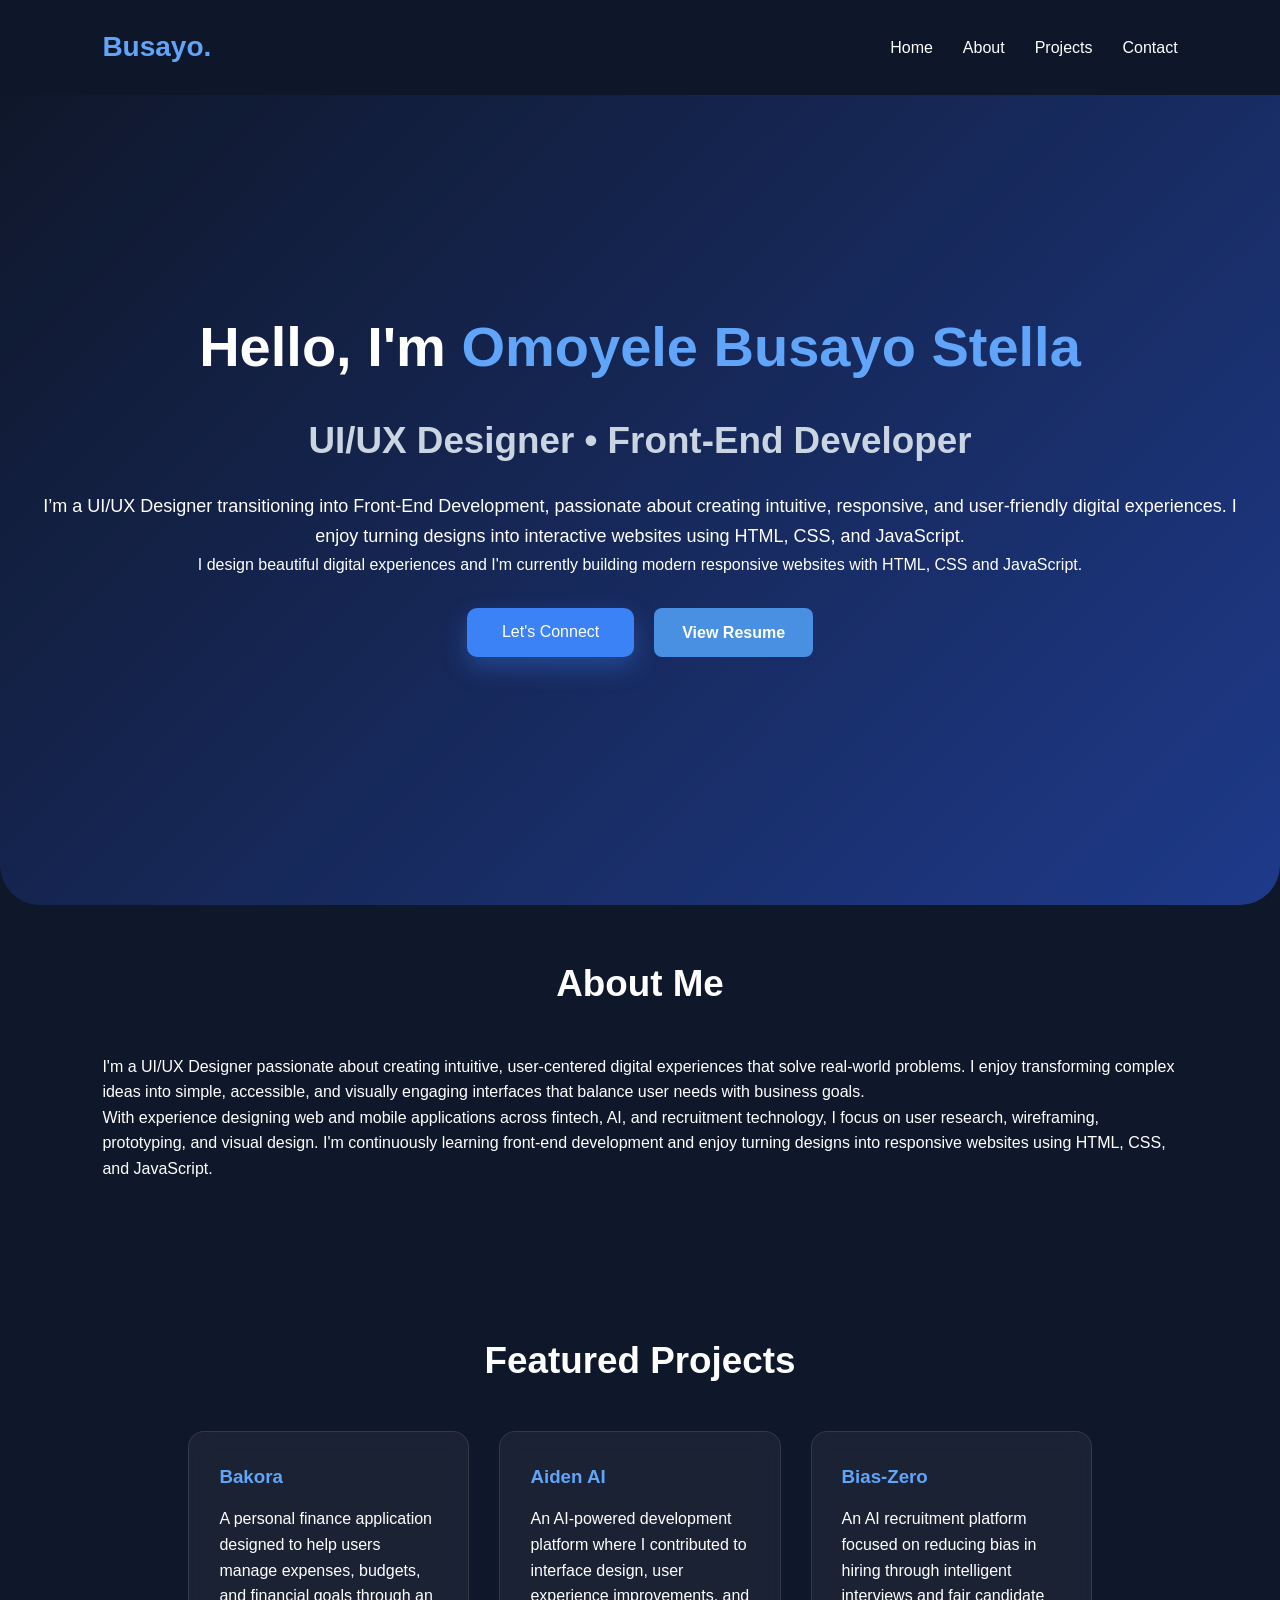
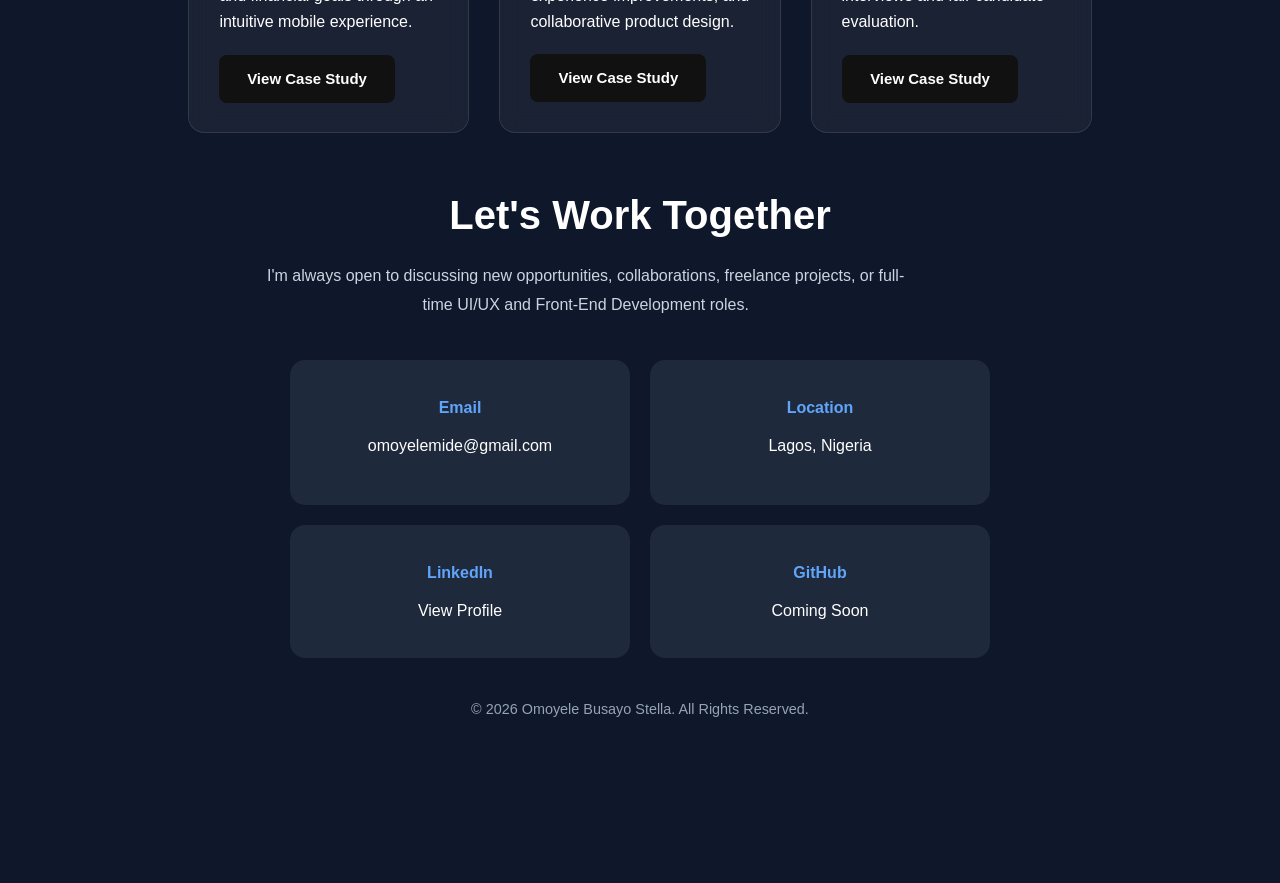
<file: index.html>
<!DOCTYPE html>
<html lang="en">

<head>
    <meta charset="UTF-8">
    <meta name="viewport" content="width=device-width, initial-scale=1.0">
    <title>Busayo Omoyele | Portfolio</title>

    <link rel="stylesheet" href="style.css">
</head>

<body>

<nav>

<div class="logo">
Busayo.
</div>

<ul>

<li><a href="#home">Home</a></li>
<li><a href="#about">About</a></li>
<li><a href="#projects">Projects</a></li>
<li><a href="#contact">Contact</a></li>

</ul>

</nav>

<section id="home" class="hero">

<h1>Hello, I'm <span>Omoyele Busayo Stella</span></h1>

<h2>UI/UX Designer • Front-End Developer</h2>

<p>
I’m a UI/UX Designer transitioning into Front-End Development, passionate about creating intuitive, responsive, and user-friendly digital experiences. I enjoy turning designs into interactive websites using HTML, CSS, and JavaScript.
</p>
I design beautiful digital experiences and I'm currently building
modern responsive websites with HTML, CSS and JavaScript.

<div class="hero-buttons">

<button id="contactBtn">
Let's Connect
</button>

<a href="resume.pdf" class="resume-btn" target="_blank">
    View Resume
</a>
</div>

</section>

<section id="about">

<h2>About Me</h2>

<p>
I'm a UI/UX Designer passionate about creating intuitive, user-centered digital experiences that solve real-world problems. I enjoy transforming complex ideas into simple, accessible, and visually engaging interfaces that balance user needs with business goals.
</p>

<p>
With experience designing web and mobile applications across fintech, AI, and recruitment technology, I focus on user research, wireframing, prototyping, and visual design. I'm continuously learning front-end development and enjoy turning designs into responsive websites using HTML, CSS, and JavaScript.
</p>

</section>

<section id="projects">

<section id="projects">

<h2>Featured Projects</h2>

<div class="projects">

    <div class="card">

        <h3>Bakora</h3>

        <p>
        A personal finance application designed to help users manage expenses, budgets, and financial goals through an intuitive mobile experience.
        </p>

        <a href="bakora.html" class="explore-btn">View Case Study</a>

    </div>


    <div class="card">

        <h3>Aiden AI</h3>

        <p>
        An AI-powered development platform where I contributed to interface design, user experience improvements, and collaborative product design.
        </p>

        <a href="aiden.html" class="explore-btn">View Case Study</a>

    </div>


    <div class="card">

        <h3>Bias-Zero</h3>

        <p>
        An AI recruitment platform focused on reducing bias in hiring through intelligent interviews and fair candidate evaluation.
        </p>

        <a href="bias-zero.html" class="explore-btn">View Case Study</a>

    </div>

</div>

<script src="script.js"></script>

</body>

</html>
<footer id="contact">
    <h2>Let's Work Together</h2>

    <p class="footer-text">
        I'm always open to discussing new opportunities, collaborations,
        freelance projects, or full-time UI/UX and Front-End Development roles.
    </p>

    <div class="contact-grid">

        <div class="contact-card">
            <h4>Email</h4>
            <a href="mailto:omoyelemide@gmail.com">
                omoyelemide@gmail.com
            </a>
        </div>

        <div class="contact-card">
            <h4>Location</h4>
            <p>Lagos, Nigeria</p>
        </div>

        <div class="contact-card">
            <h4>LinkedIn</h4>
            <a href="https://www.linkedin.com/in/busayo-omoyele-4a9900256" target="_blank">
                View Profile
            </a>
        </div>

        <div class="contact-card">
            <h4>GitHub</h4>
            <a href="#">Coming Soon</a>
        </div>

    </div>

    <p class="copyright">
        © 2026 Omoyele Busayo Stella. All Rights Reserved.
    </p>
</footer>
</file>
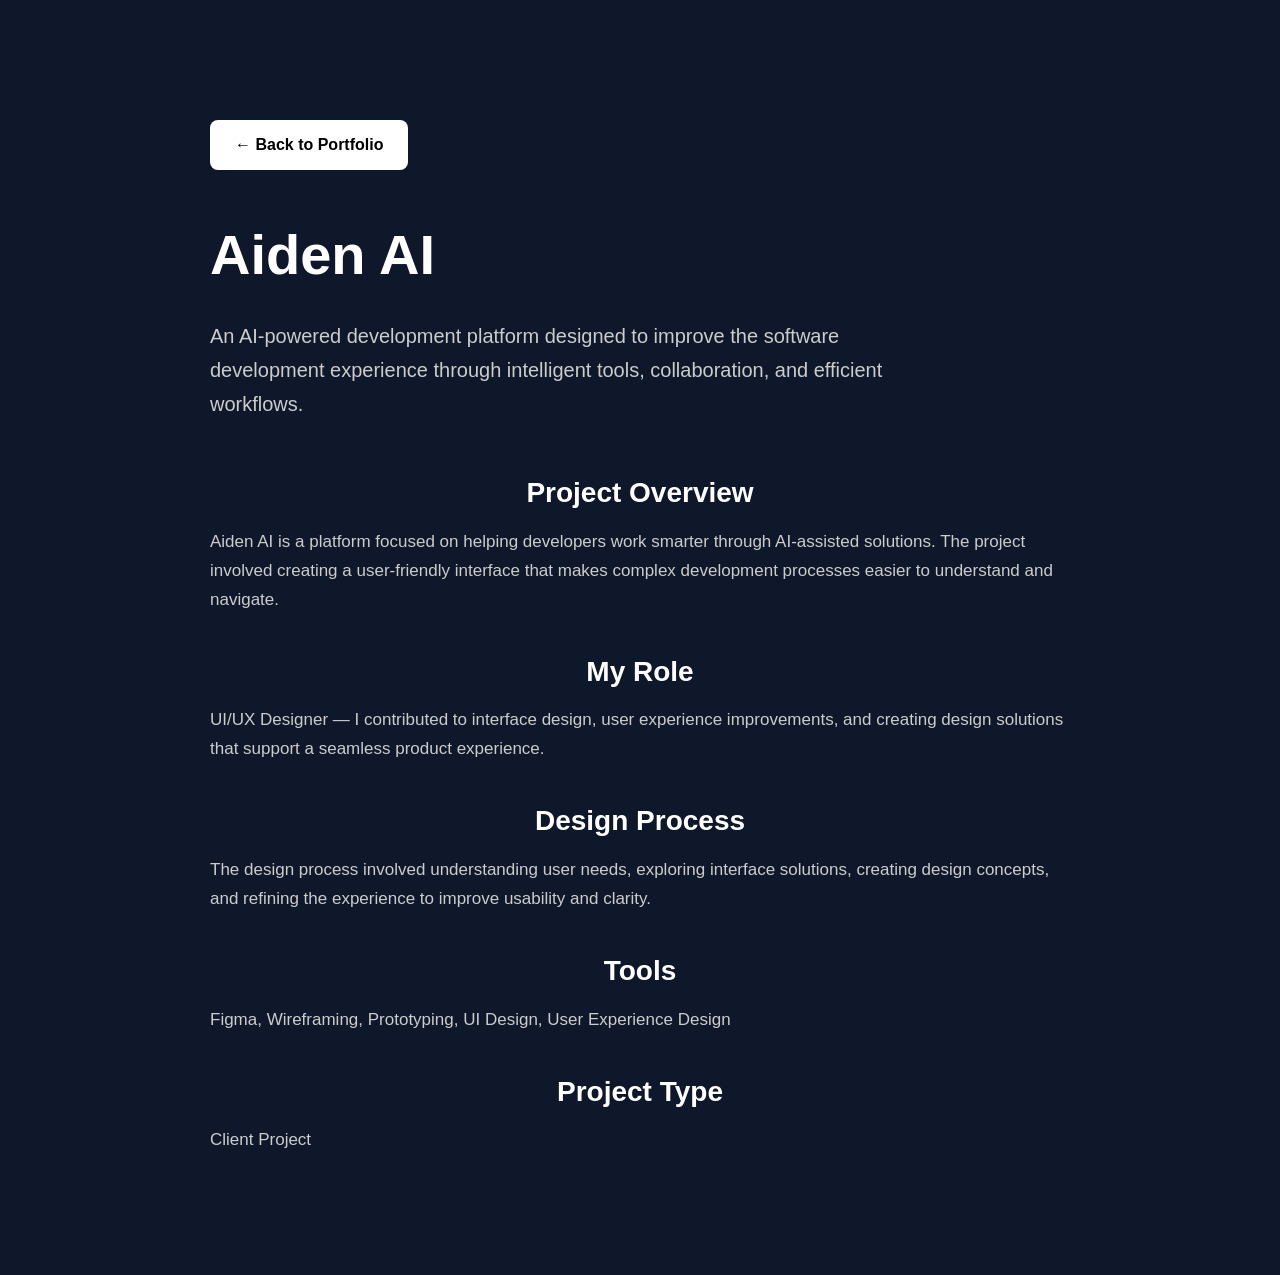
<file: aiden.html>
<!DOCTYPE html>
<html lang="en">

<head>
    <meta charset="UTF-8">
    <meta name="viewport" content="width=device-width, initial-scale=1.0">

    <title>Aiden AI Case Study</title>

    <link rel="stylesheet" href="style.css">
</head>

<body>

<section class="case-study">
<a href="index.html" class="back-btn">← Back to Portfolio</a>

<h1>Aiden AI</h1>

<p>
    An AI-powered development platform designed to improve the software
    development experience through intelligent tools, collaboration, and
    efficient workflows.
</p>


<div class="project-info">

    <h2>Project Overview</h2>

    <p>
        Aiden AI is a platform focused on helping developers work smarter
        through AI-assisted solutions. The project involved creating a
        user-friendly interface that makes complex development processes
        easier to understand and navigate.
    </p>


    <h2>My Role</h2>

    <p>
        UI/UX Designer — I contributed to interface design, user experience
        improvements, and creating design solutions that support a seamless
        product experience.
    </p>


    <h2>Design Process</h2>

    <p>
        The design process involved understanding user needs, exploring
        interface solutions, creating design concepts, and refining the
        experience to improve usability and clarity.
    </p>


    <h2>Tools</h2>

    <p>
        Figma, Wireframing, Prototyping, UI Design, User Experience Design
    </p>


    <h2>Project Type</h2>

    <p>
        Client Project
    </p>

</div>
</file>
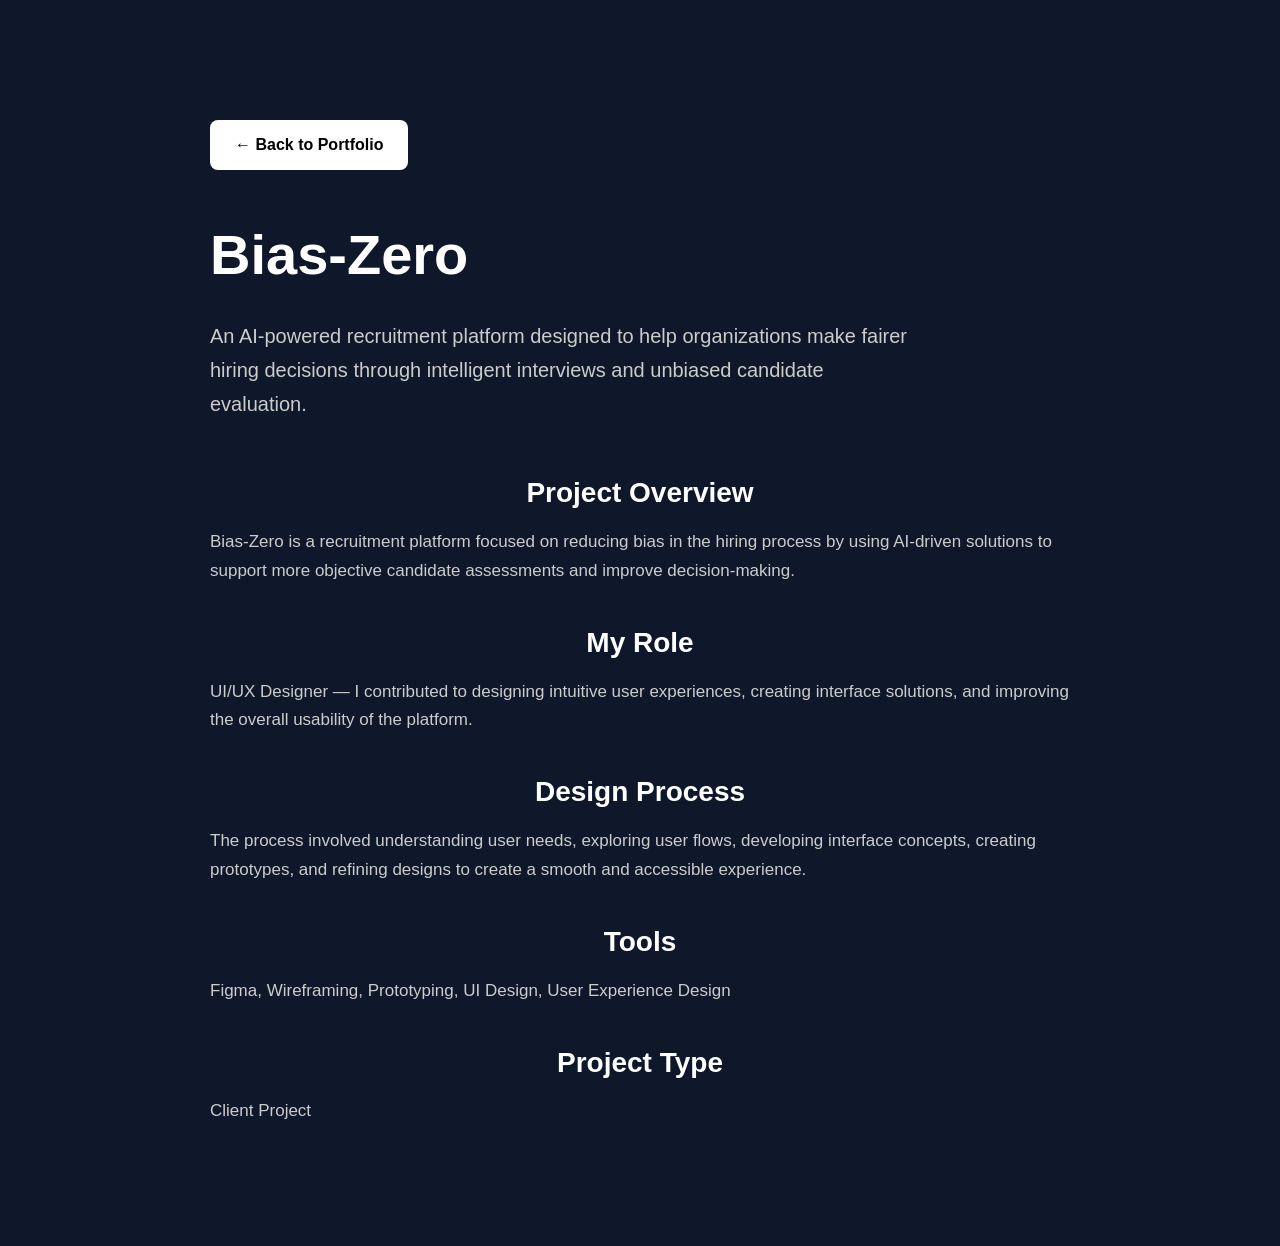
<file: bias-zero.html>
<!DOCTYPE html>
<html lang="en">

<head>
    <meta charset="UTF-8">
    <meta name="viewport" content="width=device-width, initial-scale=1.0">

    <title>Bias-Zero Case Study</title>

    <link rel="stylesheet" href="style.css">
</head>

<body>

<section class="case-study">

    <a href="index.html" class="back-btn">← Back to Portfolio</a>

    <h1>Bias-Zero</h1>

    <p>
        An AI-powered recruitment platform designed to help organizations
        make fairer hiring decisions through intelligent interviews and
        unbiased candidate evaluation.
    </p>


    <div class="project-info">

        <h2>Project Overview</h2>

        <p>
            Bias-Zero is a recruitment platform focused on reducing bias in
            the hiring process by using AI-driven solutions to support more
            objective candidate assessments and improve decision-making.
        </p>


        <h2>My Role</h2>

        <p>
            UI/UX Designer — I contributed to designing intuitive user
            experiences, creating interface solutions, and improving the
            overall usability of the platform.
        </p>


        <h2>Design Process</h2>

        <p>
            The process involved understanding user needs, exploring user
            flows, developing interface concepts, creating prototypes, and
            refining designs to create a smooth and accessible experience.
        </p>


        <h2>Tools</h2>

        <p>
            Figma, Wireframing, Prototyping, UI Design, User Experience Design
        </p>


        <h2>Project Type</h2>

        <p>
            Client Project
        </p>

    </div>

</section>

</body>

</html>
</file>
<file: style.css>
* {
    margin: 0;
    padding: 0;
    box-sizing: border-box;
}

html {
    scroll-behavior: smooth;
}

body {
    font-family: Arial, Helvetica, sans-serif;
    background: #0f172a;
    color: white;
    line-height: 1.6;
}

/* Navigation */
nav {
    display: flex;
    justify-content: space-between;
    align-items: center;
    padding: 25px 8%;
    position: sticky;
    top: 0;
    background: rgba(15, 23, 42, 0.95);
}

.logo {
    font-size: 28px;
    font-weight: bold;
    color: #60a5fa;
}

nav ul {
    display: flex;
    list-style: none;
    gap: 30px;
}

nav a {
    color: white;
    text-decoration: none;
    transition: .3s;
}

nav a:hover {
    color: #60a5fa;
}

/* Hero Section */
.hero {
    min-height: 90vh;
    display: flex;
    flex-direction: column;
    justify-content: center;
    align-items: center;
    text-align: center;
    padding: 40px;
}

.hero h1 {
    font-size: 3.5rem;
    margin-bottom: 20px;
}

.hero span {
    color: #60a5fa;
}

.hero h2 {
    color: #cbd5e1;
    margin-bottom: 20px;
}

.hero p{
    font-size:18px;
    line-height:1.7;
}

button {
    padding: 15px 35px;
    border: none;
    border-radius: 10px;
    background: #3b82f6;
    color: white;
    font-size: 16px;
    cursor: pointer;
    transition: .3s;
}

button:hover {
    transform: translateY(-4px);
    background: #2563eb;
}

/* Sections */
section {
    padding: 50px 8%;
}

section h2 {
    text-align: center;
    margin-bottom: 40px;
    font-size: 2.3rem;
}

/* Projects */
.projects {
    display: grid;
    grid-template-columns: repeat(auto-fit, minmax(280px,1fr));
    gap: 30px;
    margin-top: 40px;
}

.card {
    background: #1e293b;
    padding: 30px;
    border-radius: 16px;
    transition: .3s;
}

.card:hover {
    transform: translateY(-10px);
}

.card h3 {
    margin-bottom: 15px;
    color: #60a5fa;
}

/* Contact */
#contact {
    text-align: center;
}

#contact p {
    margin: 12px 0;
}

/* Mobile */
@media (max-width:768px){

nav{
flex-direction:column;
gap:20px;
}

nav ul{
flex-direction:column;
align-items:center;
}

.hero h1{
font-size:2.4rem;
}

}
/* Hero improvements */
.hero {
    background: linear-gradient(135deg, #0f172a, #1e3a8a);
    border-radius: 0 0 40px 40px;
}

/* Project & skill cards */
.card {
    background: rgba(255,255,255,0.05);
    backdrop-filter: blur(10px);
    border: 1px solid rgba(255,255,255,0.1);
}

.card:hover {
    transform: translateY(-10px) scale(1.02);
    box-shadow: 0 20px 40px rgba(0,0,0,0.3);
}

/* Better buttons */
button {
    box-shadow: 0 10px 25px rgba(59,130,246,.35);
}

button:hover {
    box-shadow: 0 15px 35px rgba(59,130,246,.5);
}
.hero-buttons{
display:flex;
gap:20px;
justify-content:center;
flex-wrap:wrap;
margin-top: 30px;
margin-bottom: 40px;
}
footer{
    background:#020617;
    text-align:center;
    padding:60px 20px;
}

footer h3{
    color:#60a5fa;
    margin-bottom:20px;
}

footer p{
    margin:10px 0;
    color:#cbd5e1;
}

footer a{
    color:#60a5fa;
    text-decoration:none;
}

footer a:hover{
    text-decoration:underline;
}
.project-btn{
margin-top:20px;
width:100%;
padding:12px;
border:none;
border-radius:8px;
background:#2563eb;
color:white;
font-weight:bold;
cursor:pointer;
transition:.3s;
}

.project-btn:hover{
background:#1d4ed8;
}
/* ===================================================
   BAKORA CASE STUDY
=================================================== */

.bakora-nav{
    display:flex;
    justify-content:space-between;
    align-items:center;
    padding:20px 8%;
    background:#081229;
    position:sticky;
    top:0;
    z-index:1000;
}

.bakora-logo{
    font-size:28px;
    font-weight:700;
    color:#fff;
    text-decoration:none;
}

.bakora-menu a{
    color:#fff;
    text-decoration:none;
    font-weight:500;
}

.bakora-hero{
    background:linear-gradient(135deg,#081229,#0f4db8);
    color:#fff;
    text-align:center;
    padding:100px 8%;
}

.bakora-tag{
    display:inline-block;
    background:#ffffff20;
    padding:8px 18px;
    border-radius:50px;
    margin-bottom:20px;
    font-size:14px;
    letter-spacing:1px;
}

.bakora-hero h1{
    font-size:64px;
    margin:15px 0;
}

.bakora-hero h2{
    font-size:28px;
    color:#d7e8ff;
    margin-bottom:25px;
}

.bakora-hero p{
    max-width:760px;
    margin:auto;
    line-height:1.9;
    color:#edf4ff;
}

.bakora-section{
    width:90%;
    max-width:1150px;
    margin:80px auto;
}

.bakora-section h2{
    font-size:34px;
    color:#4f8dfd;
    margin-bottom:25px;
}

.bakora-section p{
    color:#d8d8d8;
    line-height:1.9;
    font-size:17px;
}

.bakora-center{
    text-align:center;
    margin-bottom:40px;
}

.bakora-info{
    width:90%;
    max-width:1150px;
    margin:70px auto;
    display:grid;
    grid-template-columns:repeat(auto-fit,minmax(220px,1fr));
    gap:25px;
}

.bakora-info-card{
    background:#fff;
    border-radius:18px;
    padding:35px;
    text-align:center;
    box-shadow:0 10px 30px rgba(0,0,0,.15);
}

.bakora-info-card h3{
    color:#2563eb;
    margin-bottom:12px;
}

.bakora-info-card p{
    color:#444;
}

.bakora-gallery{
    display:grid;
    grid-template-columns:repeat(auto-fit,minmax(220px,1fr));
    gap:25px;
}

.bakora-gallery img{
    width:100%;
    border-radius:18px;
    box-shadow:0 10px 25px rgba(0,0,0,.18);
    transition:.3s;
}

.bakora-gallery img:hover{
    transform:translateY(-8px);
}

/* ===========================
   ROLE
=========================== */

.bakora-role-grid{
    display:grid;
    grid-template-columns:repeat(auto-fit,minmax(250px,1fr));
    gap:25px;
    margin-top:35px;
}

.bakora-role-card{
    background:#ffffff;
    padding:30px;
    border-radius:18px;
    box-shadow:0 12px 30px rgba(0,0,0,.12);
    transition:.3s;
}

.bakora-role-card:hover{
    transform:translateY(-8px);
}

.bakora-role-card h3{
    color:#2563eb;
    margin-bottom:15px;
}

.bakora-role-card p{
    color:#555;
    line-height:1.8;
}

/* ===========================
   FEATURES
=========================== */

.bakora-feature-grid{
    display:grid;
    grid-template-columns:repeat(auto-fit,minmax(250px,1fr));
    gap:25px;
    margin-top:35px;
}

.bakora-feature-card{
    background:#ffffff;
    padding:30px;
    border-radius:18px;
    box-shadow:0 12px 30px rgba(0,0,0,.12);
    transition:.3s;
}

.bakora-feature-card:hover{
    transform:translateY(-8px);
}

.bakora-feature-card h3{
    color:#2563eb;
    margin-bottom:15px;
}

.bakora-feature-card p{
    color:#555;
    line-height:1.8;
}


/* ===========================
   CONTACT
=========================== */

.bakora-contact{
    width:90%;
    max-width:900px;
    margin:90px auto;
    text-align:center;
}

.bakora-contact h2{
    font-size:34px;
    color:#4f8dfd;
    margin-bottom:20px;
}

.bakora-contact p{
    color:#d8d8d8;
    line-height:1.9;
    margin-bottom:35px;
}

.bakora-btn{
    display:inline-block;
    padding:16px 36px;
    background:#2563eb;
    color:#fff;
    text-decoration:none;
    border-radius:12px;
    font-weight:600;
    transition:.3s;
}

.bakora-btn:hover{
    background:#1d4ed8;
    transform:translateY(-3px);
}


/* ===========================
   FOOTER
=========================== */

.bakora-footer{
    text-align:center;
    padding:40px 20px;
    border-top:1px solid rgba(255,255,255,.08);
    margin-top:60px;
}

.bakora-footer p{
    color:#9ca3af;
    margin:8px 0;
}


/* ===========================
   MOBILE
=========================== */

@media (max-width:768px){

    .bakora-nav{
        padding:20px;
    }

    .bakora-hero{
        padding:80px 20px;
    }

    .bakora-hero h1{
        font-size:44px;
    }

    .bakora-hero h2{
        font-size:22px;
    }

    .bakora-section{
        margin:60px auto;
    }

    .bakora-section h2{
        font-size:28px;
    }

    .bakora-info,
    .bakora-role-grid,
    .bakora-feature-grid,
    .bakora-gallery{
        grid-template-columns:1fr;
    }

}
.explore-btn {
    display: inline-block;
    margin-top: 20px;
    padding: 12px 28px;
    background: #111;
    color: white;
    text-decoration: none;
    border-radius: 8px;
    font-size: 15px;
    font-weight: 600;
    transition: 0.3s ease;
}

.explore-btn:hover {
    transform: translateY(-3px);
    opacity: 0.85;
}
/* Case Study Pages */

.case-study {
    max-width: 900px;
    margin: 80px auto;
    padding: 40px 20px;
    color: #ffffff;
}

.case-study h1 {
    font-size: 56px;
    margin-bottom: 20px;
}

.case-study > p {
    font-size: 20px;
    line-height: 1.7;
    max-width: 700px;
    margin-bottom: 50px;
    color: #cccccc;
}

.project-info {
    margin-top: 40px;
}

.project-info h2 {
    font-size: 28px;
    margin-top: 35px;
    margin-bottom: 12px;
    color: #ffffff;
}

.project-info p {
    font-size: 17px;
    line-height: 1.7;
    color: #cccccc;
}


.back-btn {
    display: inline-block;
    margin-bottom: 40px;
    padding: 12px 25px;
    background: #ffffff;
    color: #000000;
    text-decoration: none;
    border-radius: 8px;
    font-weight: 600;
}

.back-btn:hover {
    opacity: 0.8;
}
.resume-btn {
    display: inline-block;
    padding: 12px 28px;
    border-radius: 8px;
    text-decoration: none;
    font-weight: 600;
}
.resume-btn {
    display: inline-block;
    padding: 12px 28px;
    background-color: #4a90e2;
    color: white;
    text-decoration: none;
    border-radius: 8px;
    font-weight: 600;
    transition: 0.3s ease;
}

.resume-btn:hover {
    opacity: 0.85;
}
footer{
    background:#0f172a;
    padding:50px 8%;
    text-align:center;
}

footer h2{
    font-size:2.5rem;
    margin-bottom:15px;
}

.footer-text{
    max-width:650px;
    margin:0 auto 50px;
    color:#cbd5e1;
    line-height:1.8;
}

.contact-grid{
    display:grid;
    grid-template-columns:repeat(2,1fr);
    gap:20px;
    max-width:700px;
    margin:40px auto;
}

.contact-card{
    background:#1e293b;
    padding:35px;
    border-radius:15px;
    transition:.3s;
}

.contact-card:hover{
    transform:translateY(-8px);
}

.contact-card h4{
    color:#60a5fa;
    margin-bottom:12px;
}

.contact-card p,
.contact-card a{
    color:#fff;
    text-decoration:none;
}

.contact-card a:hover{
    color:#60a5fa;
}

.copyright{
    color:#94a3b8;
    font-size:.9rem;
}
</file>
